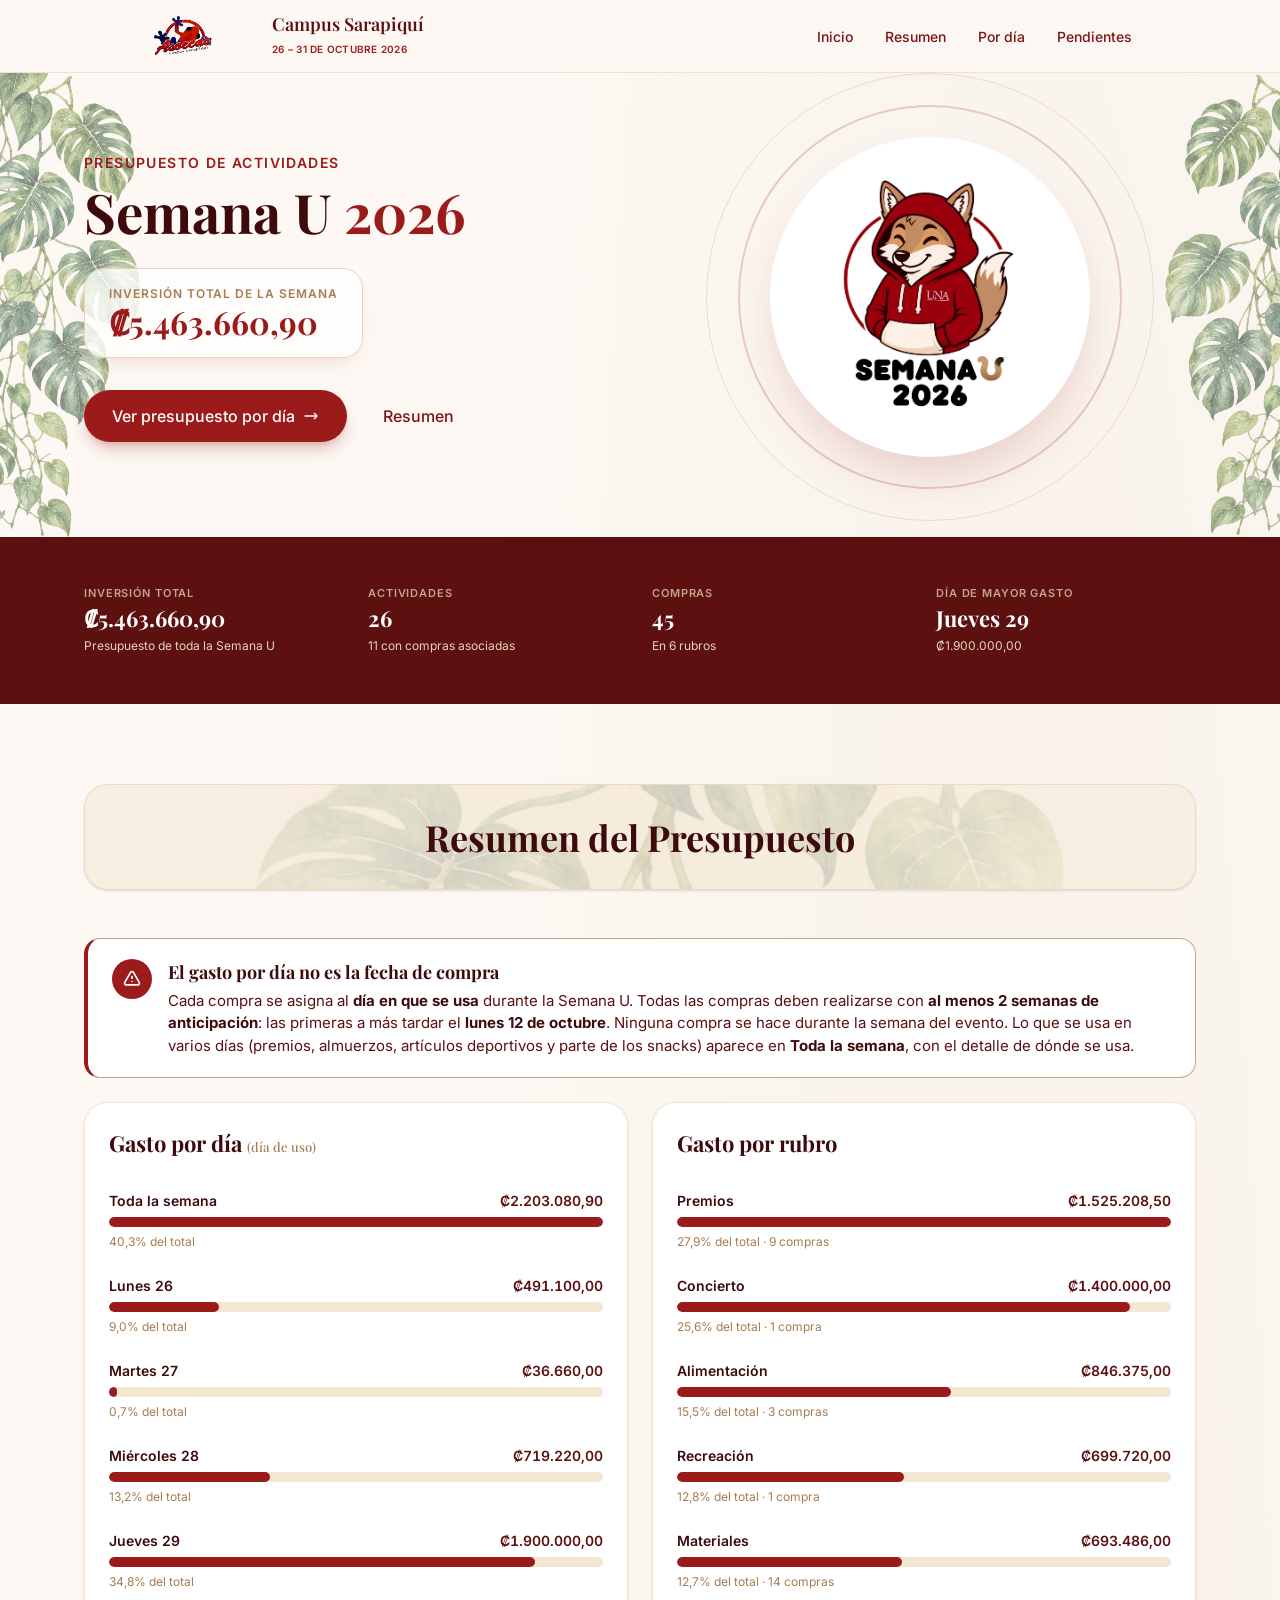
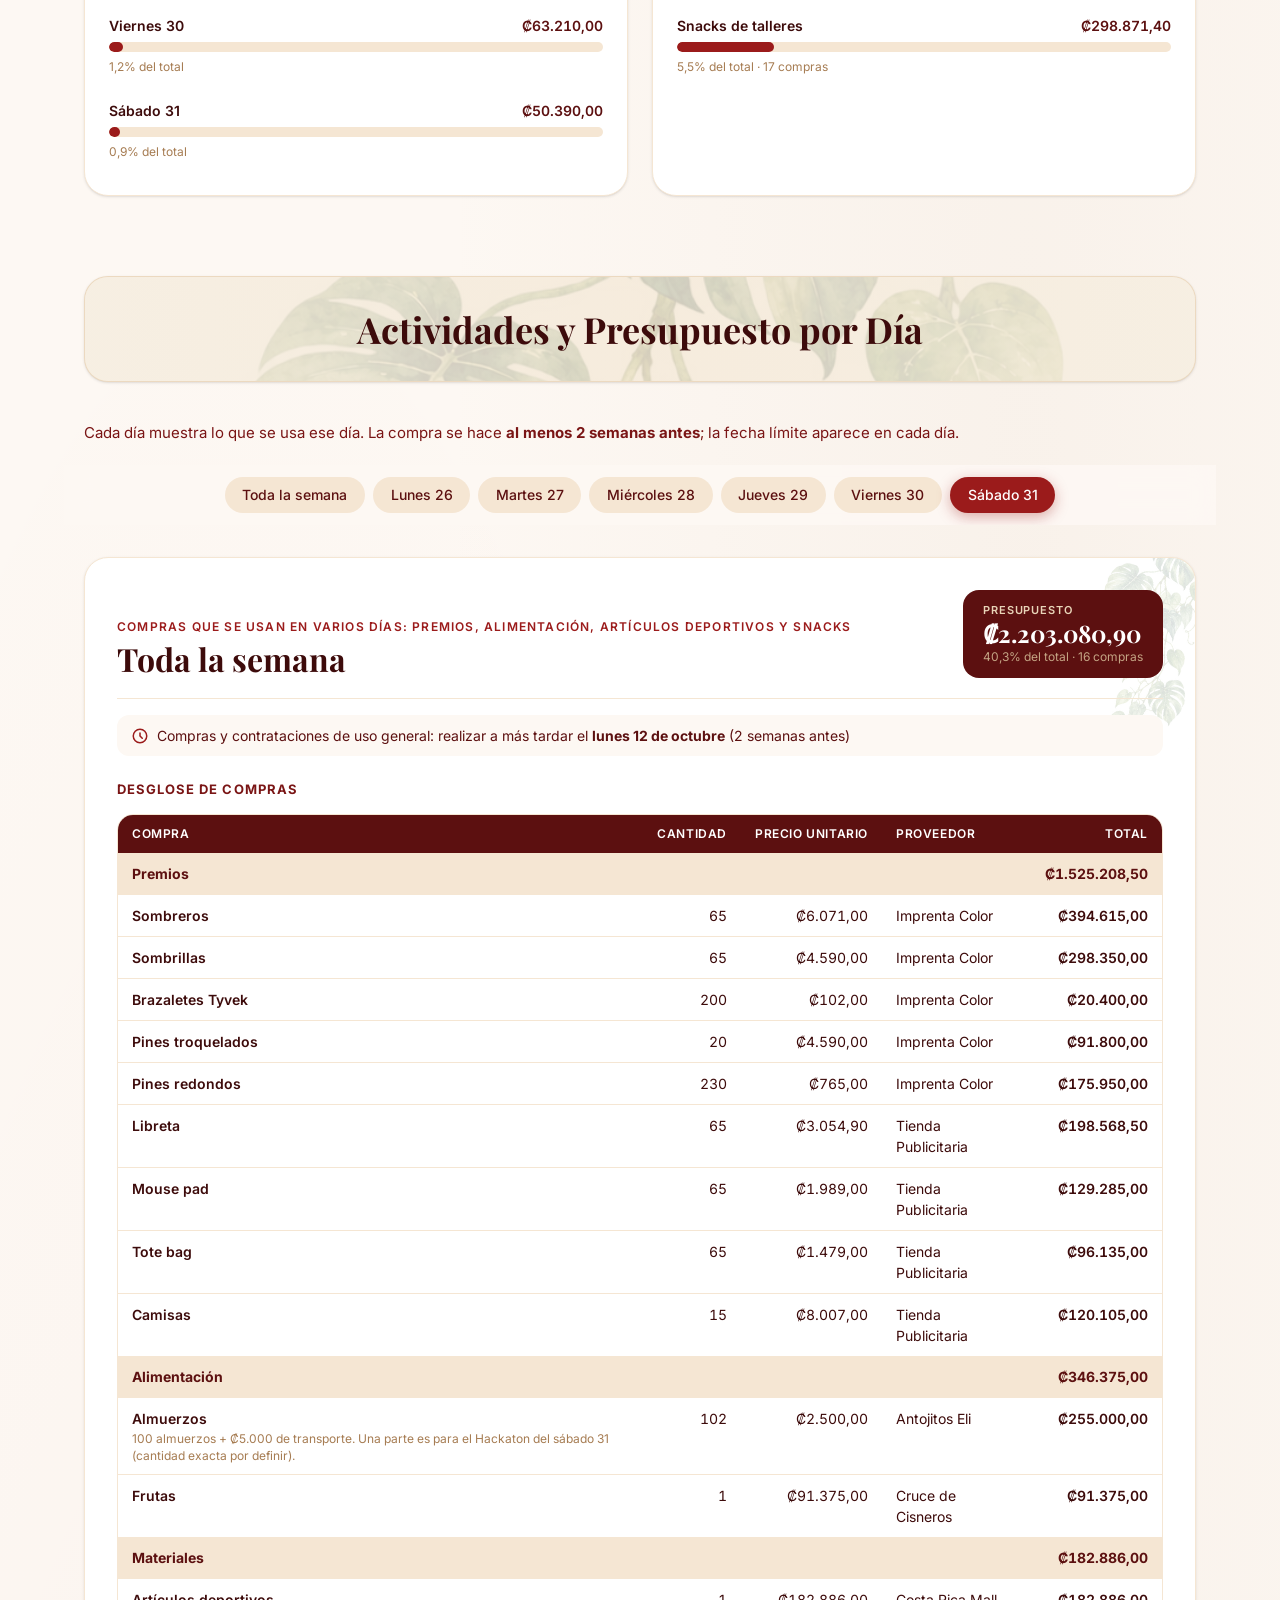
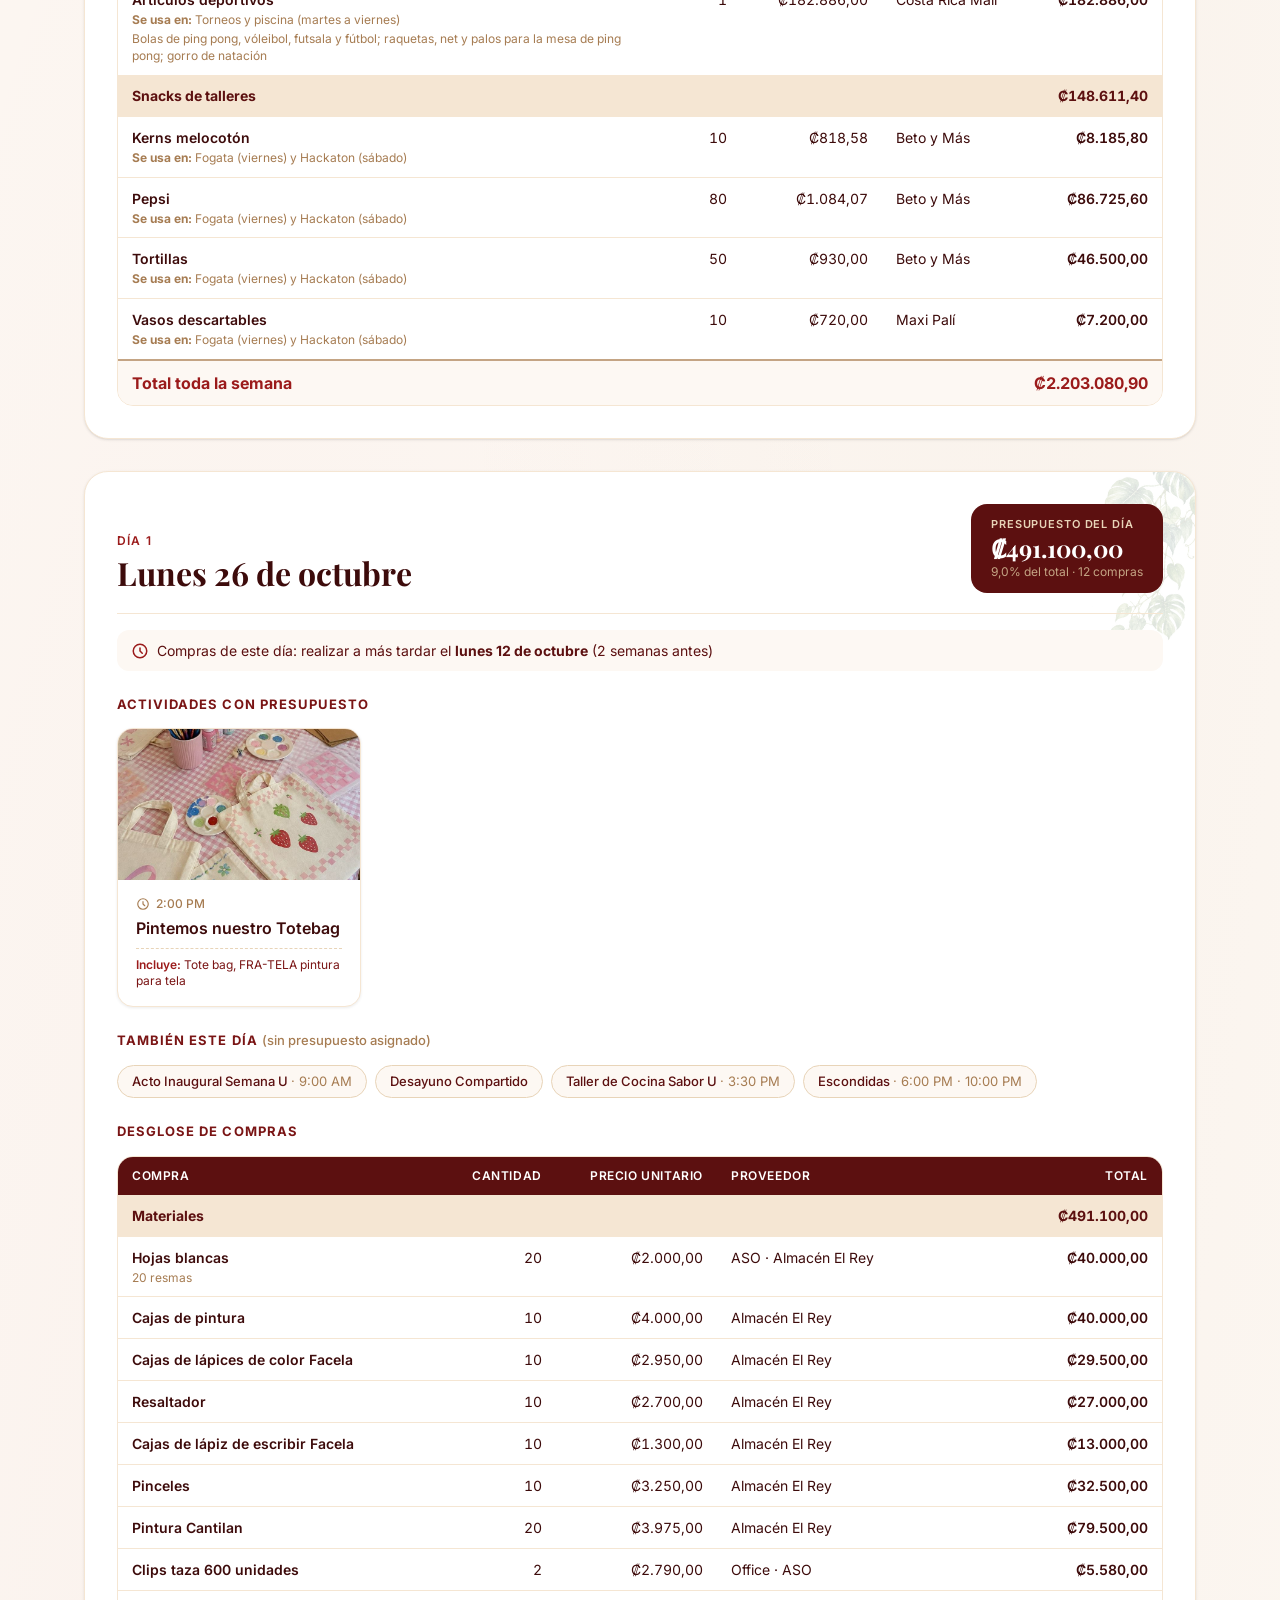
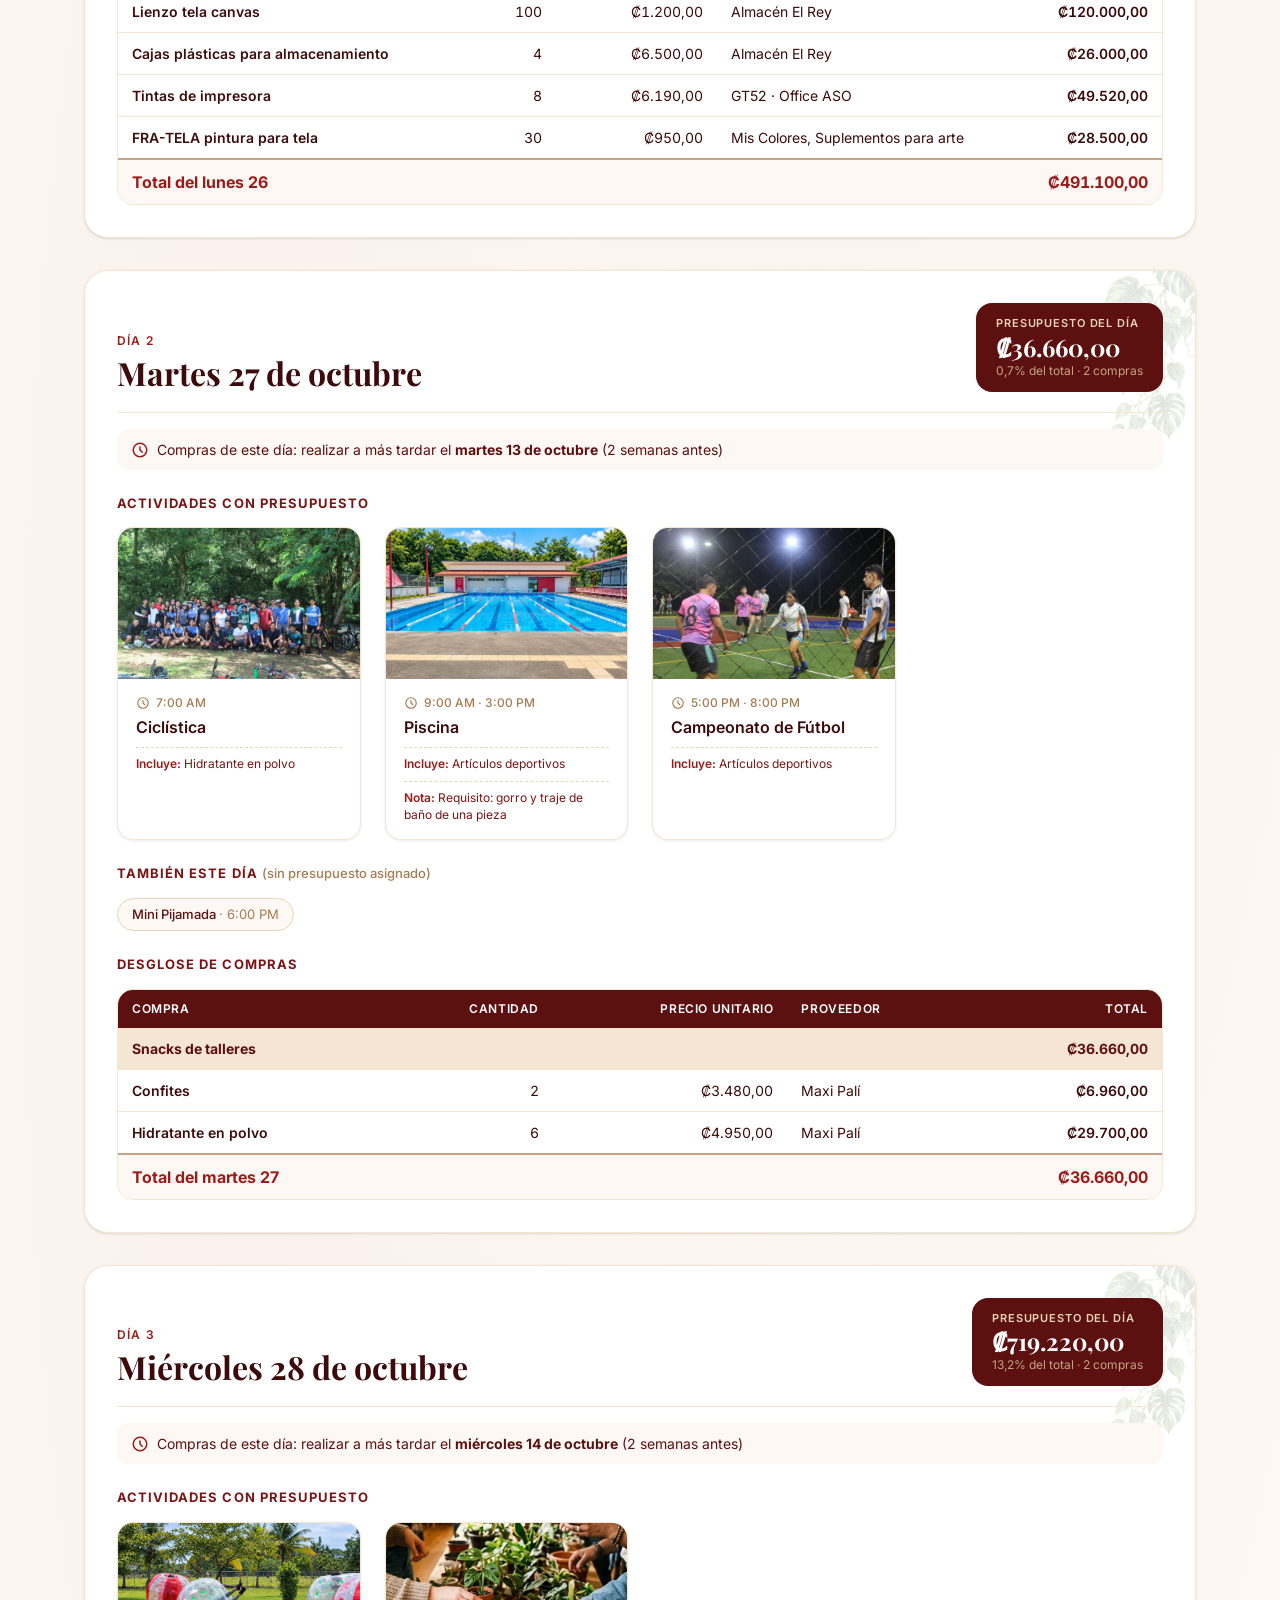
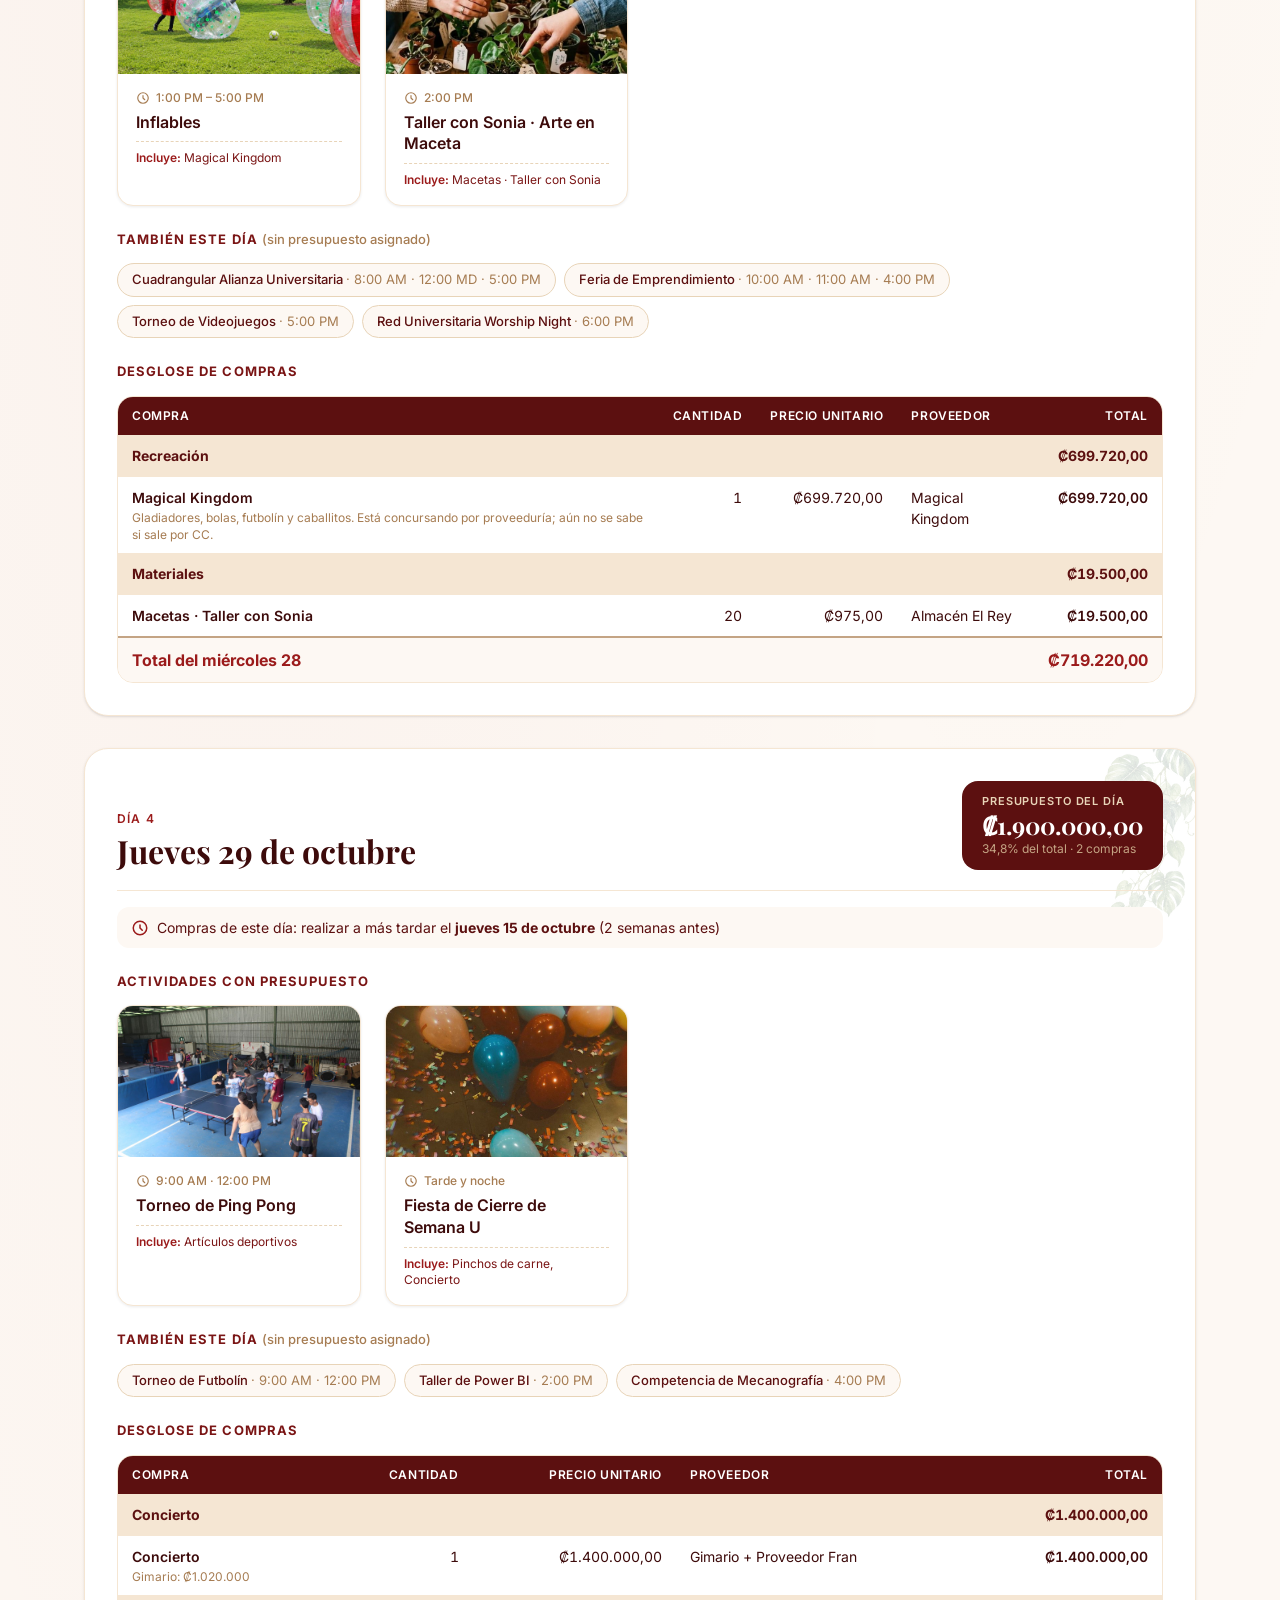
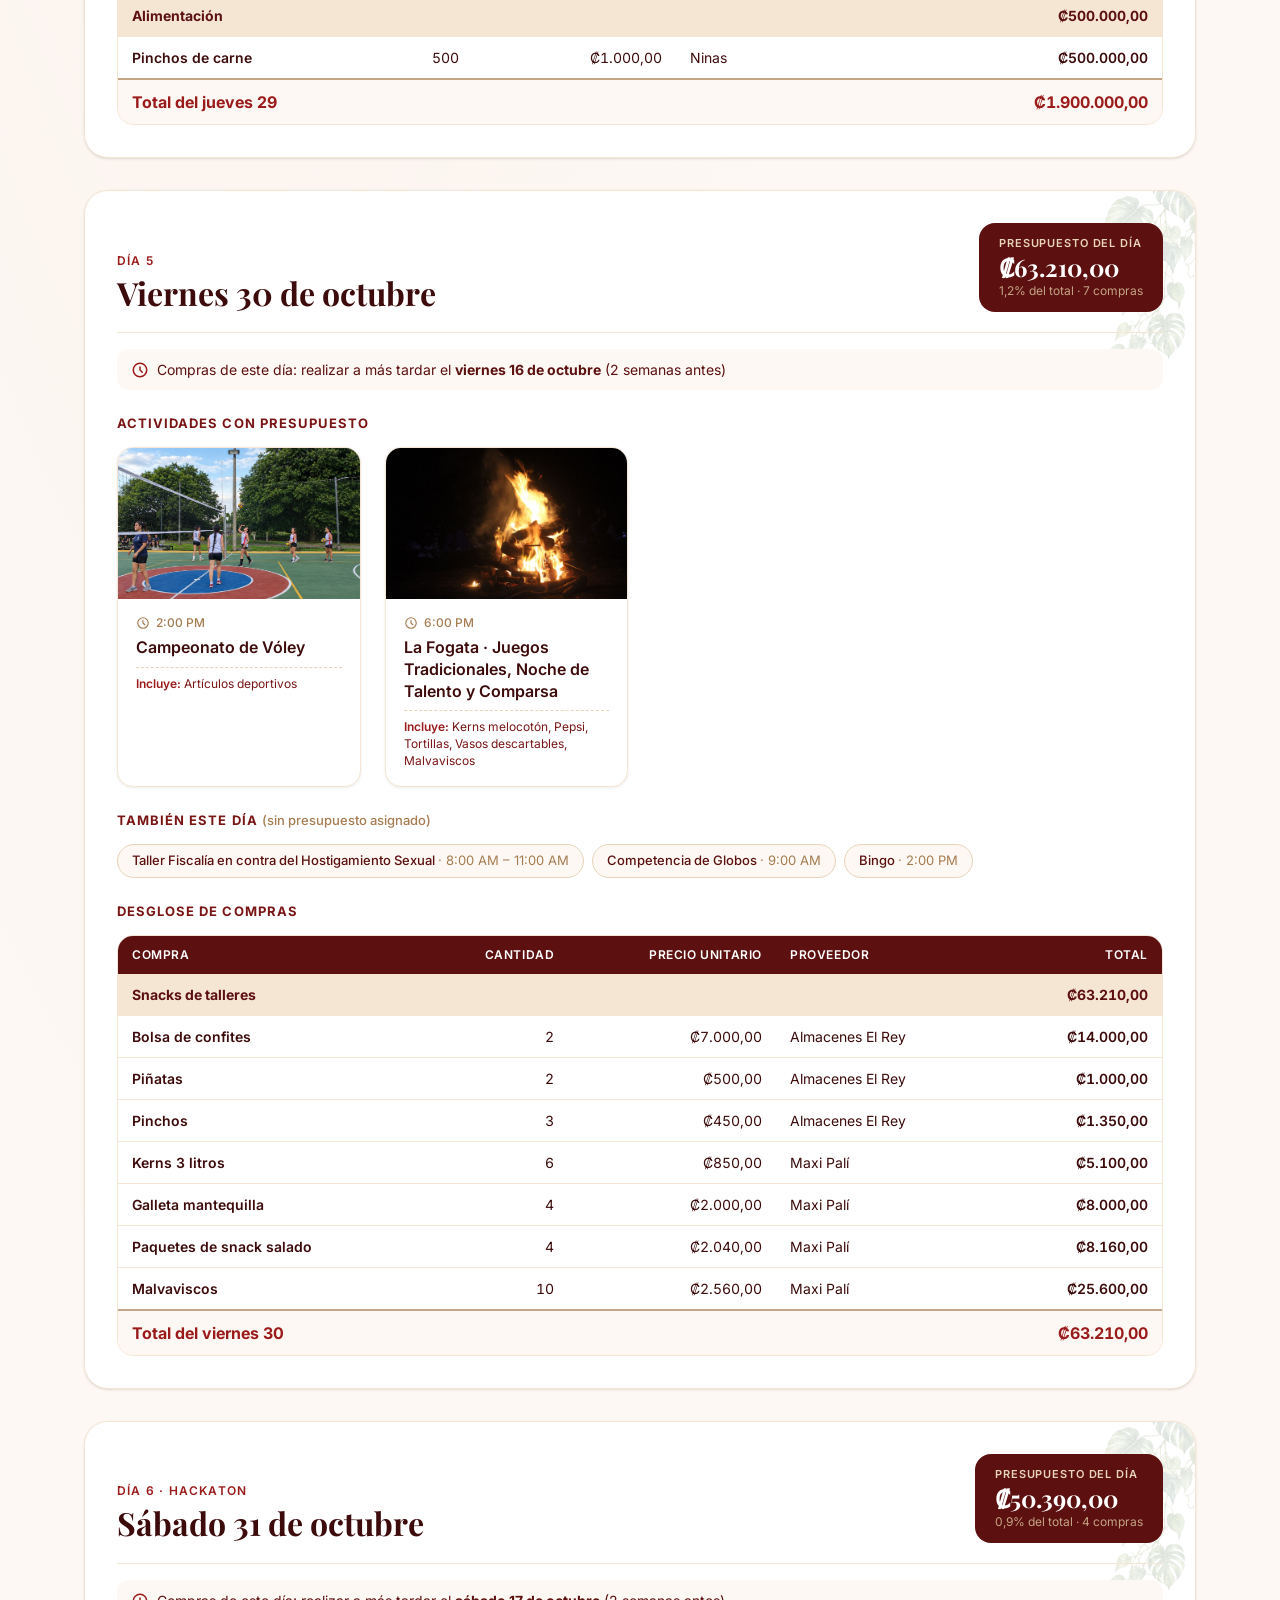
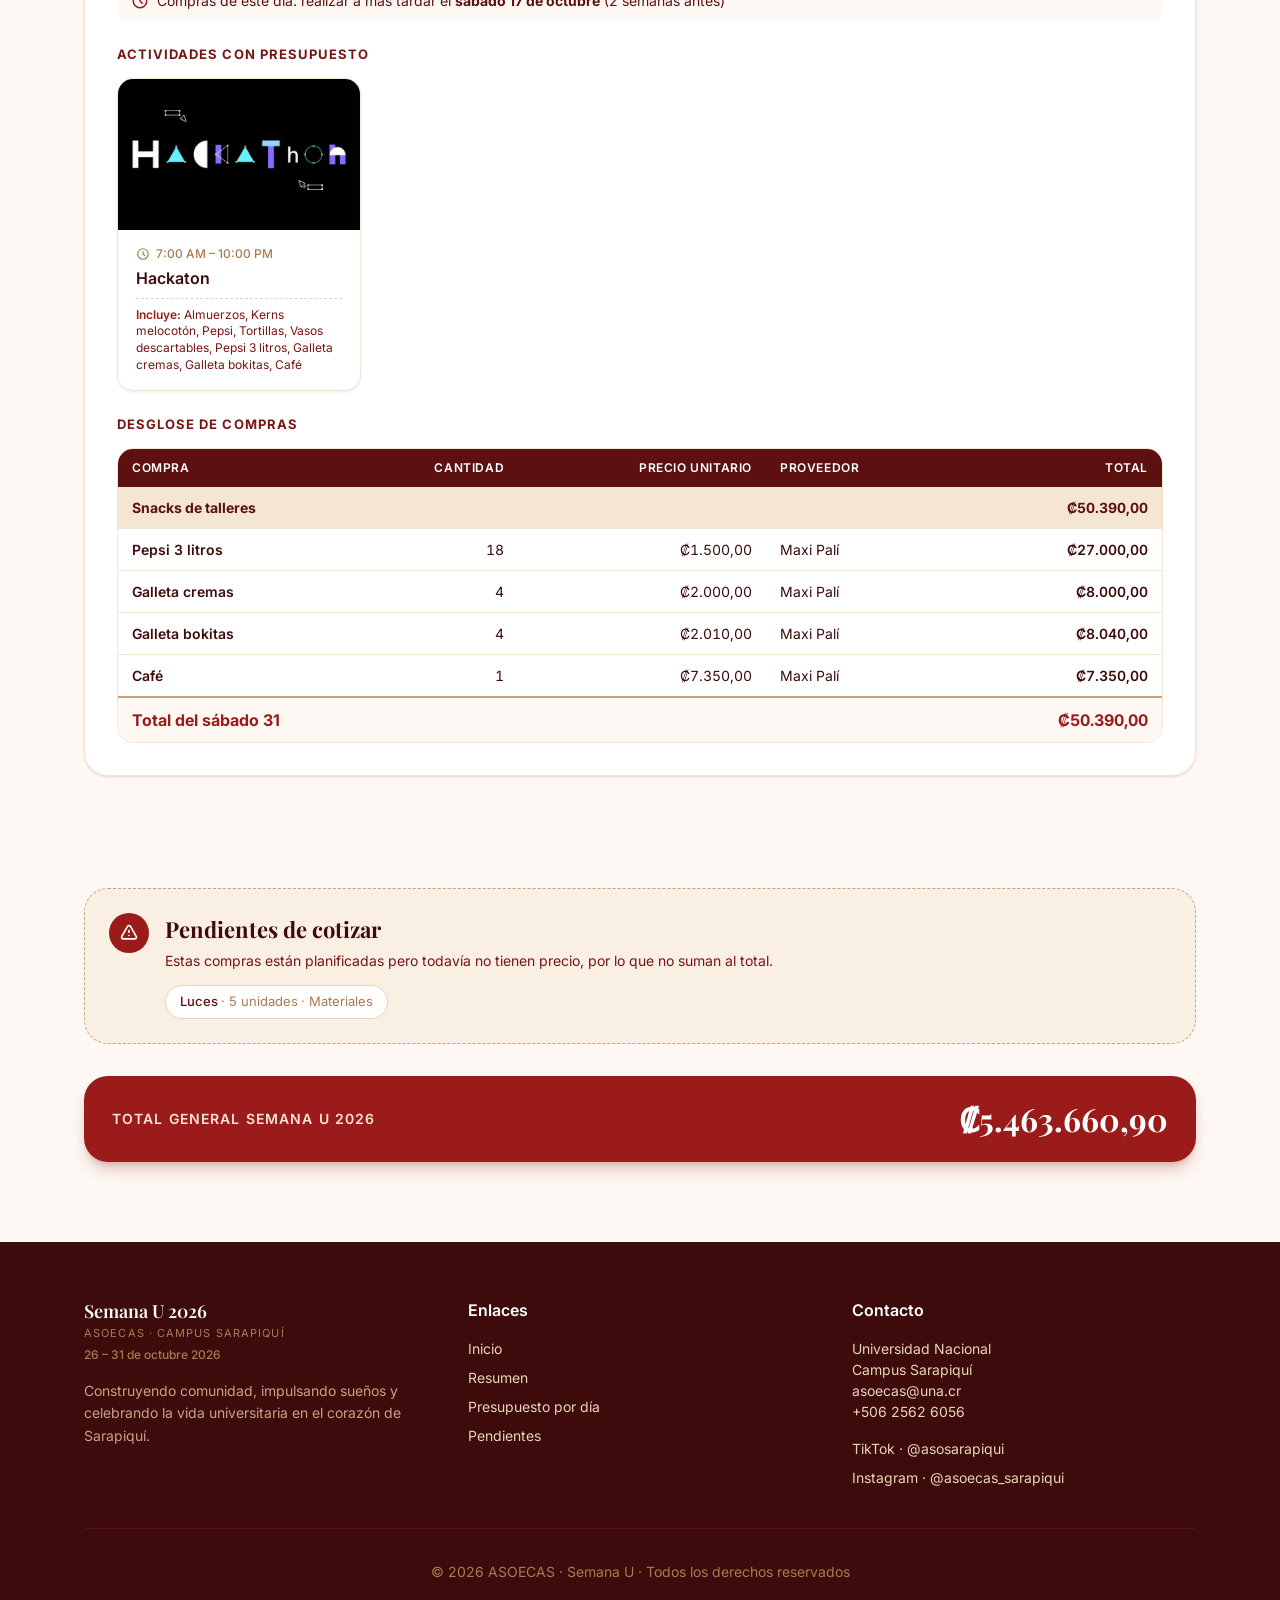
<file: index.html>
<!DOCTYPE html>
<html lang="es">
<head>
  <meta charset="UTF-8" />
  <meta name="viewport" content="width=device-width, initial-scale=1.0" />
  <title>Presupuesto Semana U 2026 · ASOECAS · Campus Sarapiquí</title>
  <meta name="description" content="Presupuesto por día de las actividades de Semana U 2026 (26 al 31 de octubre en el Campus Sarapiquí)." />
  <meta name="theme-color" content="#FDF8F3" />
  <meta name="color-scheme" content="light" />
  <link rel="icon" href="img/saru.png" />
  <link rel="apple-touch-icon" href="img/saru.png" />

  <link rel="preconnect" href="https://fonts.googleapis.com" />
  <link rel="preconnect" href="https://fonts.gstatic.com" crossorigin />
  <link href="https://fonts.googleapis.com/css2?family=Inter:wght@300;400;500;600;700&family=Playfair+Display:wght@500;600;700&display=swap" rel="stylesheet" />

  <link rel="stylesheet" href="css/styles.css" />
</head>
<body>

  <!-- Íconos (Heroicons outline). Se usan con <svg><use href="#i-nombre"/></svg> -->
  <svg xmlns="http://www.w3.org/2000/svg" style="display:none">
    <symbol id="i-clock" viewBox="0 0 24 24"><path stroke-linecap="round" stroke-linejoin="round" d="M12 8v4l3 3m6-3a9 9 0 11-18 0 9 9 0 0118 0z"/></symbol>
    <symbol id="i-arrow" viewBox="0 0 24 24"><path stroke-linecap="round" stroke-linejoin="round" d="M17 8l4 4m0 0l-4 4m4-4H3"/></symbol>
    <symbol id="i-menu" viewBox="0 0 24 24"><path stroke-linecap="round" stroke-linejoin="round" d="M4 6h16M4 12h16M4 18h16"/></symbol>
    <symbol id="i-close" viewBox="0 0 24 24"><path stroke-linecap="round" stroke-linejoin="round" d="M6 18L18 6M6 6l12 12"/></symbol>
    <symbol id="i-alert" viewBox="0 0 24 24"><path stroke-linecap="round" stroke-linejoin="round" d="M12 9v2m0 4h.01m-6.938 4h13.856c1.54 0 2.502-1.667 1.732-3L13.732 4c-.77-1.333-2.694-1.333-3.464 0L3.34 16c-.77 1.333.192 3 1.732 3z"/></symbol>
  </svg>

  <!-- ========== HEADER ========== -->
  <header class="site-header">
    <div class="header-inner">
      <a href="#inicio" class="header-brand">
        <div class="header-logo">
          <img src="img/logo.png" alt="ASOECAS Campus Sarapiquí" />
        </div>
        <div class="header-text">
          <p class="header-title">Campus Sarapiquí</p>
          <span class="header-date">26 – 31 de octubre 2026</span>
        </div>
      </a>

      <nav class="main-nav" aria-label="Principal">
        <a href="#inicio">Inicio</a>
        <a href="#resumen">Resumen</a>
        <a href="#por-dia">Por día</a>
        <a href="#pendientes">Pendientes</a>
      </nav>

      <button type="button" class="menu-toggle" aria-label="Abrir menú" aria-expanded="false" aria-controls="mobile-menu">
        <svg class="icon icon-menu" fill="none" stroke="currentColor" stroke-width="2" aria-hidden="true"><use href="#i-menu"/></svg>
        <svg class="icon icon-close" fill="none" stroke="currentColor" stroke-width="2" aria-hidden="true"><use href="#i-close"/></svg>
      </button>
    </div>

    <div id="mobile-menu" class="mobile-menu" hidden>
      <img src="img/hojas.png" alt="" aria-hidden="true" class="mobile-menu-leaves" />
      <nav aria-label="Menú móvil">
        <a href="#inicio">Inicio</a>
        <a href="#resumen">Resumen</a>
        <a href="#por-dia">Por día</a>
        <a href="#pendientes">Pendientes</a>
      </nav>
    </div>
  </header>

  <main>
    <!-- ========== HERO ========== -->
    <section id="inicio" class="hero">
      <img src="img/hojas.png" alt="" aria-hidden="true" class="hero-leaves hero-leaves-left" />
      <img src="img/hojas.png" alt="" aria-hidden="true" class="hero-leaves hero-leaves-right" />

      <div class="container hero-inner">
        <div class="hero-grid">
          <div class="hero-text fade-in">
            <p class="kicker">Presupuesto de actividades</p>
            <h1 class="hero-title">Semana U <span class="accent">2026</span></h1>
            <div class="hero-total">
              <span class="hero-total-label">Inversión total de la semana</span>
              <strong class="hero-total-value" data-total></strong>
            </div>
            <div class="hero-actions">
              <a href="#por-dia" class="btn btn-primary">
                Ver presupuesto por día
                <svg class="icon" fill="none" stroke="currentColor" stroke-width="2" aria-hidden="true"><use href="#i-arrow"/></svg>
              </a>
              <a href="#resumen" class="btn btn-ghost">Resumen</a>
            </div>
          </div>

          <div class="hero-visual fade-in">
            <div class="hero-logo-wrap">
              <div class="hero-ring hero-ring-1"></div>
              <div class="hero-ring hero-ring-2"></div>
              <div class="hero-logo">
                <img src="img/saru.png" alt="Sarú - Mascota Semana U 2026" />
              </div>
            </div>
          </div>
        </div>
      </div>
    </section>

    <!-- ========== CIFRAS CLAVE (lo llena main.js) ========== -->
    <section class="pillars">
      <div class="container pillars-grid" id="cifras"></div>
    </section>

    <!-- ========== RESUMEN ========== -->
    <section id="resumen" class="summary">
      <div class="container">
        <div class="schedule-heading reveal">
          <img src="img/hojas.png" alt="" aria-hidden="true" class="schedule-heading-leaves" />
          <h2 class="section-title">Resumen del Presupuesto</h2>
        </div>

        <div class="notice reveal">
          <div class="pending-icon"><svg class="icon" fill="none" stroke="currentColor" stroke-width="2" aria-hidden="true"><use href="#i-alert"/></svg></div>
          <div>
            <h3 class="notice-title">El gasto por día no es la fecha de compra</h3>
            <p>
              Cada compra se asigna al <strong>día en que se usa</strong> durante la Semana U. Todas las compras
              deben realizarse con <strong>al menos <span data-semanas></span> de anticipación</strong>: las primeras
              a más tardar el <strong data-limite></strong>. Ninguna compra se hace durante la semana del evento.
              Lo que se usa en varios días (premios, almuerzos, artículos deportivos y parte de los snacks) aparece en
              <strong>Toda la semana</strong>, con el detalle de dónde se usa.
            </p>
          </div>
        </div>

        <div class="summary-grid">
          <div class="summary-card reveal delay-1">
            <h3 class="summary-title">Gasto por día <span class="summary-sub">(día de uso)</span></h3>
            <ul class="bar-list" id="bars-dias"></ul>
          </div>
          <div class="summary-card reveal delay-2">
            <h3 class="summary-title">Gasto por rubro</h3>
            <ul class="bar-list" id="bars-rubros"></ul>
          </div>
        </div>
      </div>
    </section>

    <!-- ========== PRESUPUESTO POR DÍA (lo llena main.js) ========== -->
    <section id="por-dia" class="schedule">
      <div class="container">
        <div class="schedule-heading reveal">
          <img src="img/hojas.png" alt="" aria-hidden="true" class="schedule-heading-leaves" />
          <h2 class="section-title">Actividades y Presupuesto por Día</h2>
        </div>

        <p class="section-lead reveal">
          Cada día muestra lo que se usa ese día. La compra se hace <strong>al menos <span data-semanas></span> antes</strong>;
          la fecha límite aparece en cada día.
        </p>

        <nav class="day-filter" id="day-nav" aria-label="Ir a un día"></nav>

        <div id="dias"></div>
      </div>
    </section>

    <!-- ========== PENDIENTES ========== -->
    <section id="pendientes" class="pending">
      <div class="container">
        <div class="pending-card reveal">
          <div class="pending-icon"><svg class="icon" fill="none" stroke="currentColor" stroke-width="2" aria-hidden="true"><use href="#i-alert"/></svg></div>
          <div>
            <h2 class="pending-title">Pendientes de cotizar</h2>
            <p class="pending-text">Estas compras están planificadas pero todavía no tienen precio, por lo que no suman al total.</p>
            <ul class="chip-list" id="pendientes-lista"></ul>
          </div>
        </div>

        <div class="grand-total reveal">
          <span>Total general Semana U 2026</span>
          <strong data-total></strong>
        </div>
      </div>
    </section>
  </main>

  <!-- ========== FOOTER ========== -->
  <footer class="site-footer">
    <div class="container footer-inner">
      <div class="footer-columns">
        <div class="footer-identity">
          <div class="footer-brand">
            <p class="footer-brand-title">Semana U 2026</p>
            <p class="footer-brand-sub">ASOECAS · Campus Sarapiquí</p>
            <p class="footer-brand-date">26 – 31 de octubre 2026</p>
          </div>
          <p>Construyendo comunidad, impulsando sueños y celebrando la vida universitaria en el corazón de Sarapiquí.</p>
        </div>

        <div class="footer-col">
          <h4>Enlaces</h4>
          <ul>
            <li><a href="#inicio">Inicio</a></li>
            <li><a href="#resumen">Resumen</a></li>
            <li><a href="#por-dia">Presupuesto por día</a></li>
            <li><a href="#pendientes">Pendientes</a></li>
          </ul>
        </div>

        <div class="footer-col">
          <h4>Contacto</h4>
          <address>
            Universidad Nacional<br />
            Campus Sarapiquí<br />
            <a href="mailto:asoecas@una.cr">asoecas@una.cr</a><br />
            <a href="tel:+50625626056">+506 2562 6056</a>
          </address>
          <div class="footer-social">
            <a href="https://www.tiktok.com/@asosarapiqui?_r=1&amp;_t=ZS-9A0gHrRqOSz" target="_blank" rel="noreferrer">TikTok · @asosarapiqui</a>
            <a href="https://www.instagram.com/asoecas_sarapiqui?stkn=MWw1NWtla3RvM3k2Nw==" target="_blank" rel="noreferrer">Instagram · @asoecas_sarapiqui</a>
          </div>
        </div>
      </div>

      <div class="footer-bottom">
        <p>© 2026 ASOECAS · Semana U · Todos los derechos reservados</p>
      </div>
    </div>
  </footer>

  <script src="js/presupuesto.js"></script>
  <script src="js/main.js"></script>
</body>
</html>
</file>
<file: css/styles.css>
/* =========================================================
   Semana U 2026 · ASOECAS · Campus Sarapiquí
   Estilos del sitio (CSS puro, sin frameworks)
   ========================================================= */

/* ---------- Variables (paleta Sarú) ---------- */
:root {
  --saru-50: #fdf8f3;
  --saru-100: #f5e6d3;
  --saru-200: #e8d4b8;
  --saru-300: #c4a484;
  --saru-400: #a67c52;
  --saru-500: #9b1b1b;
  --saru-600: #7a1515;
  --saru-700: #5c1010;
  --saru-800: #3d0b0b;
  --saru-900: #1f0505;
  --white: #fff;

  --font-sans: 'Inter', system-ui, sans-serif;
  --font-display: 'Playfair Display', Georgia, serif;

  --container: 72rem;
  --gutter: 1.25rem;
}

/* ---------- Reset básico ---------- */
*, *::before, *::after { box-sizing: border-box; margin: 0; padding: 0; border: 0 solid; }
img, svg { display: block; max-width: 100%; }
a { color: inherit; text-decoration: none; }
button { font: inherit; color: inherit; background: none; cursor: pointer; }
ul { list-style: none; }
h1, h2, h3, h4 { font-size: inherit; font-weight: inherit; }

html {
  scroll-behavior: smooth;
  scroll-padding-top: 9rem;
  line-height: 1.5;
}

body {
  font-family: var(--font-sans);
  color: var(--saru-800);
  background-color: var(--saru-50);
  /* Textura de papel sutil */
  background-image:
    radial-gradient(ellipse at 20% 50%, rgba(155, 27, 27, 0.03) 0%, transparent 50%),
    radial-gradient(ellipse at 80% 20%, rgba(196, 164, 132, 0.08) 0%, transparent 40%);
  -webkit-font-smoothing: antialiased;
  -moz-osx-font-smoothing: grayscale;
}

.container { max-width: var(--container); margin-inline: auto; padding-inline: var(--gutter); }
.accent { color: var(--saru-500); }
.icon { width: 1rem; height: 1rem; flex-shrink: 0; }

/* ---------- Animaciones ---------- */
@keyframes fadeInUp {
  from { opacity: 0; transform: translateY(20px); }
  to { opacity: 1; transform: translateY(0); }
}
.fade-in { animation: fadeInUp 0.6s ease both; }

/* Revelado al hacer scroll (lo activa main.js) */
.reveal { opacity: 0; }
.reveal.is-visible {
  animation-name: fadeInUp;
  animation-duration: 0.6s;
  animation-timing-function: ease;
  animation-fill-mode: both;
}
.delay-1 { animation-delay: 0.1s; }
.delay-2 { animation-delay: 0.2s; }
.delay-3 { animation-delay: 0.3s; }
.delay-4 { animation-delay: 0.4s; }

/* ---------- Botones ---------- */
.btn {
  display: inline-flex;
  align-items: center;
  gap: 0.5rem;
  border-radius: 9999px;
  font-weight: 500;
  transition: background-color 0.15s, color 0.15s;
}
.btn-primary {
  background: var(--saru-500);
  color: var(--white);
  padding: 0.875rem 1.75rem;
  box-shadow: 0 10px 15px -3px rgba(155, 27, 27, 0.25), 0 4px 6px -4px rgba(155, 27, 27, 0.25);
}
.btn-primary:hover { background: var(--saru-600); }
.btn-ghost { color: var(--saru-600); padding: 0.875rem 1.25rem; }
.btn-ghost:hover { background: var(--saru-100); }

/* =========================================================
   HEADER
   ========================================================= */
.site-header {
  position: sticky;
  top: 0;
  z-index: 50;
  border-bottom: 1px solid rgba(232, 212, 184, 0.6);
  background: rgba(253, 248, 243, 0.9);
  -webkit-backdrop-filter: blur(12px);
  backdrop-filter: blur(12px);
}
.header-inner {
  max-width: 64rem;
  margin-inline: auto;
  display: flex;
  align-items: center;
  justify-content: space-between;
  padding: 0.75rem var(--gutter);
}
.header-brand { display: flex; align-items: center; gap: 0.75rem; }
.header-logo { position: relative; width: 7rem; height: 3rem; flex-shrink: 0; overflow: hidden; }
.header-logo img { width: 100%; height: 100%; object-fit: contain; object-position: left; }
.header-title {
  font-family: var(--font-display);
  font-size: 1.125rem;
  font-weight: 600;
  line-height: 1.25;
  color: var(--saru-700);
}
.header-date {
  font-size: 10px;
  font-weight: 600;
  text-transform: uppercase;
  letter-spacing: 0.025em;
  color: var(--saru-500);
}

.main-nav { display: none; align-items: center; gap: 2rem; font-size: 0.875rem; font-weight: 500; color: var(--saru-600); }
.main-nav a { transition: color 0.15s; }
.main-nav a:hover { color: var(--saru-500); }

.menu-toggle { padding: 0.5rem; color: var(--saru-600); }
.menu-toggle .icon { width: 1.5rem; height: 1.5rem; }
.menu-toggle .icon-close { display: none; }
.menu-toggle[aria-expanded='true'] .icon-menu { display: none; }
.menu-toggle[aria-expanded='true'] .icon-close { display: block; }

.mobile-menu {
  position: relative;
  overflow: hidden;
  border-top: 1px solid var(--saru-200);
  background: var(--saru-50);
}
.mobile-menu[hidden] { display: none; }
.mobile-menu nav {
  position: relative;
  z-index: 10;
  display: flex;
  flex-direction: column;
  gap: 0.75rem;
  padding: 1rem var(--gutter);
  font-size: 0.875rem;
  font-weight: 500;
  color: var(--saru-600);
}
.mobile-menu a { padding-block: 0.5rem; }
.mobile-menu-leaves {
  position: absolute;
  right: -42px;
  top: -72px;
  width: 150px;
  height: 250px;
  object-fit: contain;
  opacity: 0.2;
  transform: rotate(10deg);
  pointer-events: none;
}

/* =========================================================
   HERO
   ========================================================= */
.hero { position: relative; overflow: hidden; isolation: isolate; }
.hero-leaves {
  position: absolute;
  z-index: 0;
  top: 0;
  bottom: 0;
  width: 315px;
  height: 100%;
  object-fit: contain;
  object-position: center;
  opacity: 0.5;
  filter: saturate(0.95);
  pointer-events: none;
}
.hero-leaves-left { left: -125px; transform: scaleX(-1) rotate(-3deg); transform-origin: center bottom; }
.hero-leaves-right { right: -125px; transform: rotate(3deg); transform-origin: center bottom; }

.hero-inner { position: relative; z-index: 10; padding-top: 2.5rem; padding-bottom: 3.5rem; }
.hero-grid { display: grid; align-items: center; gap: 3rem; }
.hero-text { text-align: center; }
.hero-title {
  margin-bottom: 1.5rem;
  font-family: var(--font-display);
  font-size: 2.25rem;
  font-weight: 700;
  line-height: 1.15;
  color: var(--saru-800);
}
.hero-actions { display: flex; flex-wrap: wrap; justify-content: center; gap: 1rem; }
.hero-text .kicker { margin-bottom: 0.5rem; }
.hero-total {
  display: inline-flex;
  flex-direction: column;
  margin-bottom: 2rem;
  padding: 1rem 1.5rem;
  border: 1px solid var(--saru-200);
  border-radius: 1.25rem;
  background: rgba(255, 255, 255, 0.75);
  box-shadow: 0 10px 25px -12px rgba(155, 27, 27, 0.2);
}
.hero-total-label {
  font-size: 0.75rem;
  font-weight: 600;
  text-transform: uppercase;
  letter-spacing: 0.08em;
  color: var(--saru-400);
}
.hero-total-value {
  font-family: var(--font-display);
  font-size: 2rem;
  font-weight: 700;
  line-height: 1.2;
  color: var(--saru-500);
  font-variant-numeric: tabular-nums;
}

.hero-visual { position: relative; display: flex; justify-content: center; animation-delay: 0.2s; }
.hero-logo-wrap { position: relative; }
.hero-ring { position: absolute; inset: 0; border-radius: 9999px; }
.hero-ring-1 { margin: -2rem; border: 2px solid rgba(155, 27, 27, 0.2); }
.hero-ring-2 { margin: -4rem; border: 1px solid rgba(196, 164, 132, 0.3); }
.hero-logo {
  position: relative;
  width: 16rem;
  height: 16rem;
  overflow: hidden;
  border-radius: 9999px;
  border: 4px solid var(--white);
  background: var(--white);
  box-shadow: 0 25px 50px -12px rgba(155, 27, 27, 0.2);
}
.hero-logo img { width: 100%; height: 100%; object-fit: contain; }

/* =========================================================
   PILARES
   ========================================================= */
.pillars { background: var(--saru-700); color: var(--saru-50); }
.pillars-grid { display: grid; grid-template-columns: repeat(2, 1fr); gap: 2rem; padding-block: 3rem; }
.pillar { text-align: center; }
.pillar-icon {
  display: flex;
  align-items: center;
  justify-content: center;
  width: 2.5rem;
  height: 2.5rem;
  margin: 0 auto 0.75rem;
  border-radius: 9999px;
  background: rgba(155, 27, 27, 0.3);
}
.pillar-icon .icon { width: 1.25rem; height: 1.25rem; }
.pillar h3 { margin-bottom: 0.25rem; font-size: 0.875rem; line-height: 1.25rem; font-weight: 600; }
.pillar p { font-size: 0.75rem; line-height: 1.625; color: var(--saru-200); }
.stat .stat-label {
  font-size: 0.6875rem;
  font-weight: 600;
  text-transform: uppercase;
  letter-spacing: 0.08em;
  color: var(--saru-300);
}
.stat .stat-value {
  margin-block: 0.125rem 0.25rem;
  font-family: var(--font-display);
  font-size: 1.375rem;
  font-weight: 700;
  line-height: 1.25;
  color: var(--white);
  font-variant-numeric: tabular-nums;
}

/* =========================================================
   ENCABEZADOS DE SECCIÓN
   ========================================================= */
.schedule { padding-block: 5rem; }

.schedule-heading {
  position: relative;
  display: flex;
  align-items: center;
  justify-content: center;
  overflow: hidden;
  margin-bottom: 3rem;
  padding: 2rem var(--gutter);
  border: 1px solid rgba(232, 212, 184, 0.7);
  border-radius: 1.5rem;
  background: var(--saru-100);
  text-align: center;
  box-shadow: 0 1px 3px 0 rgba(0, 0, 0, 0.1), 0 1px 2px -1px rgba(0, 0, 0, 0.1);
}
.schedule-heading::after {
  content: '';
  position: absolute;
  inset: 0;
  background: linear-gradient(90deg, rgba(247, 242, 232, 0.72), rgba(247, 242, 232, 0.48), rgba(247, 242, 232, 0.72));
  pointer-events: none;
}
.schedule-heading-leaves {
  position: absolute;
  inset: 0;
  width: 100%;
  height: 100%;
  object-fit: cover;
  object-position: center 38%;
  opacity: 0.32;
  mix-blend-mode: multiply;
  pointer-events: none;
}
.schedule-heading h2 { position: relative; z-index: 10; }

.section-title {
  font-family: var(--font-display);
  font-size: 1.875rem;
  line-height: 2.25rem;
  font-weight: 700;
  color: var(--saru-800);
}

.kicker {
  margin-bottom: 0.75rem;
  font-size: 0.875rem;
  font-weight: 600;
  text-transform: uppercase;
  letter-spacing: 0.1em;
  color: var(--saru-500);
}

/* =========================================================
   RESUMEN
   ========================================================= */
.summary { padding-top: 5rem; }
.summary-grid { display: grid; gap: 1.5rem; }
.summary-card {
  padding: 1.5rem;
  border: 1px solid var(--saru-100);
  border-radius: 1.5rem;
  background: var(--white);
  box-shadow: 0 1px 3px 0 rgba(0, 0, 0, 0.1), 0 1px 2px -1px rgba(0, 0, 0, 0.1);
}
.summary-title {
  margin-bottom: 1.25rem;
  font-family: var(--font-display);
  font-size: 1.375rem;
  font-weight: 700;
  color: var(--saru-800);
}

.bar-list { display: flex; flex-direction: column; gap: 0.25rem; }
.bar-row {
  display: flex;
  flex-direction: column;
  gap: 0.375rem;
  padding: 0.625rem 0.75rem;
  margin-inline: -0.75rem;
  border-radius: 0.75rem;
  transition: background-color 0.15s;
}
.bar-row:hover { background: var(--saru-50); }
a.bar-row:focus-visible { outline: 2px solid var(--saru-500); outline-offset: 2px; }
.bar-head { display: flex; justify-content: space-between; gap: 1rem; font-size: 0.875rem; }
.bar-name { font-weight: 600; color: var(--saru-800); }
.bar-value { font-weight: 600; color: var(--saru-700); font-variant-numeric: tabular-nums; white-space: nowrap; }
.bar-track { display: block; height: 0.625rem; border-radius: 9999px; background: var(--saru-100); overflow: hidden; }
.bar-fill { display: block; height: 100%; min-width: 4px; border-radius: 9999px; background: var(--saru-500); }
.bar-pct { font-size: 0.75rem; color: var(--saru-400); }

/* =========================================================
   PRESUPUESTO POR DÍA
   ========================================================= */
/* Navegación de días (fija bajo el encabezado) */
.day-filter {
  position: sticky;
  top: 4.75rem;
  z-index: 20;
  display: flex;
  gap: 0.5rem;
  margin: 0 calc(var(--gutter) * -1) 2rem;
  padding: 0.75rem var(--gutter);
  overflow-x: auto;
  scrollbar-width: none;
  background: rgba(253, 248, 243, 0.92);
  -webkit-backdrop-filter: blur(12px);
  backdrop-filter: blur(12px);
}
.day-filter::-webkit-scrollbar { display: none; }
.day-btn {
  flex-shrink: 0;
  border-radius: 9999px;
  background: var(--saru-100);
  padding: 0.5rem 1.1rem;
  font-size: 0.875rem;
  line-height: 1.25rem;
  font-weight: 500;
  white-space: nowrap;
  color: var(--saru-700);
  transition: all 0.25s ease;
}
.day-btn:hover { background: var(--saru-200); }
.day-btn[aria-current='true'] {
  background: var(--saru-500);
  color: var(--white);
  box-shadow: 0 4px 14px rgba(155, 27, 27, 0.35);
}

.day-panel {
  position: relative;
  overflow: hidden;
  margin-bottom: 2rem;
  padding: 1.5rem 1.25rem;
  border: 1px solid var(--saru-100);
  border-radius: 1.5rem;
  background: var(--white);
  box-shadow: 0 1px 3px 0 rgba(0, 0, 0, 0.1), 0 1px 2px -1px rgba(0, 0, 0, 0.1);
}
.day-leaves {
  position: absolute;
  right: -60px;
  top: -80px;
  width: 200px;
  height: 260px;
  object-fit: contain;
  opacity: 0.14;
  transform: rotate(12deg);
  pointer-events: none;
}
.day-panel > *:not(.day-leaves) { position: relative; }

.day-head {
  display: flex;
  flex-wrap: wrap;
  align-items: flex-end;
  justify-content: space-between;
  gap: 1rem;
  margin-bottom: 1.5rem;
  padding-bottom: 1.25rem;
  border-bottom: 1px solid var(--saru-100);
}
.day-head .kicker { margin-bottom: 0.25rem; font-size: 0.75rem; }
.day-title {
  font-family: var(--font-display);
  font-size: 1.625rem;
  font-weight: 700;
  line-height: 1.2;
  color: var(--saru-800);
}
.day-total {
  display: flex;
  flex-direction: column;
  padding: 0.75rem 1.25rem;
  border-radius: 1rem;
  background: var(--saru-700);
  color: var(--saru-200);
}
.day-total span { font-size: 0.6875rem; font-weight: 600; text-transform: uppercase; letter-spacing: 0.08em; }
.day-total strong {
  font-family: var(--font-display);
  font-size: 1.5rem;
  line-height: 1.25;
  color: var(--white);
  font-variant-numeric: tabular-nums;
}
.day-total small { font-size: 0.75rem; color: var(--saru-300); }

.block-label {
  margin: 1.5rem 0 0.875rem;
  font-size: 0.8125rem;
  font-weight: 700;
  text-transform: uppercase;
  letter-spacing: 0.08em;
  color: var(--saru-600);
}
.day-head + .block-label { margin-top: 0; }
.block-label span { font-weight: 500; text-transform: none; letter-spacing: 0; color: var(--saru-400); }

/* Tarjetas de actividades (solo foto, hora, nombre y lo que incluye) */
.activities-grid { display: grid; grid-template-columns: repeat(2, 1fr); gap: 0.75rem; }
.activity-card {
  display: flex;
  flex-direction: column;
  min-width: 0;
  overflow: hidden;
  border: 1px solid var(--saru-100);
  border-radius: 1rem;
  background: var(--white);
  box-shadow: 0 1px 3px 0 rgba(0, 0, 0, 0.08);
  transition: all 0.35s cubic-bezier(0.4, 0, 0.2, 1);
}
.activity-card:hover { transform: translateY(-4px); box-shadow: 0 20px 40px -12px rgba(155, 27, 27, 0.15); }

.activity-media { position: relative; aspect-ratio: 4 / 3; overflow: hidden; }
.media-fill { position: absolute; inset: 0; display: flex; background: var(--saru-100); }
.media-fill img { width: 100%; height: 100%; object-fit: cover; object-position: center; transition: transform 0.5s; }
.activity-card:hover .media-fill img { transform: scale(1.05); }

.activity-body { padding: 0.875rem; }
.activity-time {
  display: flex;
  align-items: center;
  gap: 0.375rem;
  margin-bottom: 0.375rem;
  font-size: 0.75rem;
  line-height: 1rem;
  font-weight: 500;
  color: var(--saru-400);
}
.activity-time .icon { width: 0.875rem; height: 0.875rem; }
.activity-title { font-weight: 600; line-height: 1.35; color: var(--saru-800); }
.activity-covers {
  margin-top: 0.5rem;
  padding-top: 0.5rem;
  border-top: 1px dashed var(--saru-200);
  font-size: 0.75rem;
  line-height: 1.4;
  color: var(--saru-600);
}
.activity-covers span { font-weight: 600; color: var(--saru-500); }

/* Actividades sin presupuesto: solo se mencionan */
.chip-list { display: flex; flex-wrap: wrap; gap: 0.5rem; }
.chip-list li {
  padding: 0.375rem 0.875rem;
  border: 1px solid var(--saru-200);
  border-radius: 9999px;
  background: var(--saru-50);
  font-size: 0.8125rem;
  font-weight: 500;
  color: var(--saru-700);
}
.chip-list li span { font-weight: 400; color: var(--saru-400); }

/* Tabla de desglose */
.table-wrap { overflow-x: auto; border: 1px solid var(--saru-100); border-radius: 1rem; }
.budget-table { width: 100%; border-collapse: collapse; font-size: 0.875rem; }
.budget-table th, .budget-table td { padding: 0.625rem 0.875rem; text-align: left; vertical-align: top; }
.budget-table .num { text-align: right; font-variant-numeric: tabular-nums; white-space: nowrap; }
.budget-table thead th {
  background: var(--saru-700);
  font-size: 0.75rem;
  font-weight: 600;
  text-transform: uppercase;
  letter-spacing: 0.05em;
  color: var(--white);
}
.budget-table tbody tr:not(.cat-row) { border-top: 1px solid var(--saru-100); }
.budget-table tbody tr:not(.cat-row):hover { background: var(--saru-50); }
.cat-row { background: var(--saru-100); }
.cat-row th, .cat-row td { font-weight: 700; color: var(--saru-700); }
.item-name { font-weight: 600; color: var(--saru-800); }
.item-note { display: block; margin-top: 0.125rem; font-size: 0.75rem; line-height: 1.4; color: var(--saru-400); }
.col-total { font-weight: 600; color: var(--saru-800); }
.date-flag {
  margin-left: 0.25rem;
  padding: 0.0625rem 0.375rem;
  border-radius: 9999px;
  background: var(--saru-200);
  font-size: 0.6875rem;
  font-weight: 600;
  color: var(--saru-700);
}
.budget-table tfoot th, .budget-table tfoot td {
  border-top: 2px solid var(--saru-300);
  background: var(--saru-50);
  font-size: 1rem;
  font-weight: 700;
  color: var(--saru-500);
}
.item-qty { display: none; }
.table-note { margin-top: 0.625rem; font-size: 0.75rem; color: var(--saru-400); }

/* Aviso: gasto por día de uso vs. fecha de compra */
.notice {
  display: flex;
  gap: 1rem;
  margin-bottom: 1.5rem;
  padding: 1.25rem 1.5rem;
  border: 1px solid var(--saru-300);
  border-left: 4px solid var(--saru-500);
  border-radius: 1rem;
  background: var(--white);
  font-size: 0.9375rem;
  color: var(--saru-700);
}
.notice-title { margin-bottom: 0.25rem; font-family: var(--font-display); font-size: 1.125rem; font-weight: 700; color: var(--saru-800); }
.notice strong { color: var(--saru-800); }
.summary-sub { font-size: 0.8125rem; font-weight: 500; color: var(--saru-400); }
.section-lead { margin: -0.5rem 0 1.25rem; font-size: 0.9375rem; color: var(--saru-600); }
.buy-by {
  display: flex;
  align-items: flex-start;
  gap: 0.5rem;
  margin: -0.5rem 0 1.5rem;
  padding: 0.625rem 0.875rem;
  border-radius: 0.75rem;
  background: var(--saru-50);
  font-size: 0.875rem;
  color: var(--saru-700);
}
.buy-by .icon { width: 1.125rem; height: 1.125rem; flex-shrink: 0; margin-top: 0.125rem; color: var(--saru-500); }
.buy-by + .block-label { margin-top: 0; }

/* =========================================================
   PENDIENTES Y TOTAL GENERAL
   ========================================================= */
.pending { padding-bottom: 5rem; }
.pending-card {
  display: flex;
  gap: 1rem;
  padding: 1.5rem;
  border: 1px dashed var(--saru-300);
  border-radius: 1.5rem;
  background: rgba(245, 230, 211, 0.5);
}
.pending-icon {
  display: flex;
  align-items: center;
  justify-content: center;
  width: 2.5rem;
  height: 2.5rem;
  flex-shrink: 0;
  border-radius: 9999px;
  background: var(--saru-500);
  color: var(--white);
}
.pending-icon .icon { width: 1.25rem; height: 1.25rem; }
.pending-title { font-family: var(--font-display); font-size: 1.375rem; font-weight: 700; color: var(--saru-800); }
.pending-text { margin: 0.25rem 0 0.875rem; font-size: 0.875rem; color: var(--saru-600); }
.pending .chip-list li { background: var(--white); }

.grand-total {
  display: flex;
  flex-wrap: wrap;
  align-items: center;
  justify-content: space-between;
  gap: 0.5rem 1rem;
  margin-top: 2rem;
  padding: 1.5rem 1.75rem;
  border-radius: 1.5rem;
  background: var(--saru-500);
  color: var(--saru-100);
  box-shadow: 0 10px 15px -3px rgba(155, 27, 27, 0.25), 0 4px 6px -4px rgba(155, 27, 27, 0.25);
}
.grand-total span { font-size: 0.875rem; font-weight: 600; text-transform: uppercase; letter-spacing: 0.08em; }
.grand-total strong {
  font-family: var(--font-display);
  font-size: 2rem;
  line-height: 1.2;
  color: var(--white);
  font-variant-numeric: tabular-nums;
}

/* =========================================================
   FOOTER
   ========================================================= */
.site-footer { background: var(--saru-800); color: var(--saru-200); }
.footer-inner { padding-block: 3.5rem; }
.footer-columns { display: grid; grid-template-columns: repeat(2, 1fr); column-gap: 1.25rem; row-gap: 2rem; }
.footer-columns > div { min-width: 0; }
.footer-identity { grid-column: span 2; text-align: center; }
.footer-brand { display: flex; flex-direction: column; align-items: center; margin-bottom: 1rem; }
.footer-brand-title { font-family: var(--font-display); font-size: 1.125rem; font-weight: 600; color: var(--white); }
.footer-brand-sub { font-size: 11px; text-transform: uppercase; letter-spacing: 0.1em; color: var(--saru-400); }
.footer-brand-date { margin-top: 0.25rem; font-size: 0.75rem; font-weight: 500; color: var(--saru-400); }
.footer-identity > p { font-size: 0.875rem; line-height: 1.625; color: var(--saru-300); }

.footer-col { border-top: 1px solid rgba(255, 255, 255, 0.14); padding-top: 1.25rem; font-size: 0.875rem; }
.footer-col h4 { margin-bottom: 1rem; font-size: 1rem; font-weight: 600; color: var(--white); }
.footer-col li + li { margin-top: 0.5rem; }
.footer-col a { transition: color 0.15s; }
.footer-col a:hover { color: var(--white); }
.footer-col address { margin-bottom: 0.75rem; font-style: normal; }
.footer-social { display: flex; flex-direction: column; gap: 0.5rem; margin-top: 1rem; }

.footer-bottom {
  display: flex;
  justify-content: center;
  margin-top: 2.5rem;
  padding-top: 2rem;
  border-top: 1px solid var(--saru-700);
  text-align: center;
  font-size: 0.875rem;
  color: var(--saru-400);
}

/* =========================================================
   RESPONSIVE
   ========================================================= */

/* Celular (< 768px) */
@media (max-width: 767px) {
  .header-inner { position: relative; justify-content: flex-start; min-height: 76px; }
  .header-brand { gap: 0; }
  .header-logo { width: 112px; height: 58px; }
  .header-text {
    position: absolute;
    left: 50%;
    width: max-content;
    max-width: calc(100% - 170px);
    transform: translateX(-50%);
    text-align: center;
  }
  .header-title { font-size: 15px; }
  .header-date { display: block; font-size: 8px; letter-spacing: 0.04em; white-space: nowrap; }
  .menu-toggle { position: absolute; right: 16px; }

  .mobile-menu-leaves { right: -30px; top: -58px; width: 125px; height: 210px; opacity: 0.24; }

  .hero-leaves { width: 292px; opacity: 0.42; }
  .hero-leaves-left { left: -125px; top: -110px; transform: scaleX(-1) rotate(-2deg); }
  .hero-leaves-right { right: -125px; top: -92px; transform: rotate(2deg); }
  .hero-inner { padding-bottom: 4.5rem; }
  .hero-title { margin-top: 1.75rem; font-size: 2.65rem; }
  .hero-actions { display: none; }
  .hero-visual { margin-top: 1rem; }

  .schedule-heading { min-height: 190px; padding-block: 1.75rem; background: #eadfc9; }
  .schedule-heading h2 { width: 100%; }
  .schedule-heading-leaves { object-position: center 22%; opacity: 0.4; }
  .schedule-heading::after {
    background: linear-gradient(90deg, rgba(247, 242, 232, 0.62), rgba(247, 242, 232, 0.34), rgba(247, 242, 232, 0.62));
  }

  .hero-total { margin-bottom: 0; }
  .hero-total-value { font-size: 1.75rem; }

  /* La tabla se convierte en tarjetas apiladas */
  .table-wrap { overflow: visible; border: 0; border-radius: 0; }
  .budget-table thead { display: none; }
  .budget-table, .budget-table tbody, .budget-table tfoot, .budget-table tr { display: block; }
  .budget-table tbody { margin-bottom: 0.75rem; overflow: hidden; border: 1px solid var(--saru-100); border-radius: 1rem; }
  .cat-row { display: flex !important; justify-content: space-between; }
  .budget-table tbody tr:not(.cat-row) {
    display: grid;
    grid-template-columns: 1fr auto;
    column-gap: 0.75rem;
    padding: 0.75rem 0.875rem;
  }
  .budget-table tbody tr:not(.cat-row) td { padding: 0; }
  .budget-table tbody td.col-item { grid-column: 1 / -1; margin-bottom: 0.375rem; }
  .item-qty { display: block; margin-top: 0.125rem; font-size: 0.75rem; color: var(--saru-600); }
  .budget-table tbody td[data-label='Cantidad'],
  .budget-table tbody td[data-label='Precio unitario'] { display: none; }
  .budget-table tbody td[data-label='Proveedor'] { font-size: 0.8125rem; color: var(--saru-400); }
  .budget-table tbody td.col-total { grid-column: 2; grid-row: 2; }
  .budget-table tfoot tr { display: flex; justify-content: space-between; overflow: hidden; border-radius: 1rem; }
  .budget-table tfoot th, .budget-table tfoot td { border-top: 0; background: var(--saru-100); }
}

/* Tablet (>= 640px) */
@media (min-width: 640px) {
  .activities-grid { gap: 1.5rem; }
  .activity-media { aspect-ratio: 16 / 10; }
  .activity-body { padding: 1rem 1.125rem; }
  .day-panel { padding: 2rem; }
}

/* Escritorio (>= 768px) */
@media (min-width: 768px) {
  .main-nav { display: flex; }
  .menu-toggle, .mobile-menu { display: none; }

  .hero-inner { padding-top: 4rem; padding-bottom: 5rem; }
  .hero-grid, .summary-grid { grid-template-columns: repeat(2, 1fr); }
  .hero-text { text-align: left; }
  .hero-actions { justify-content: flex-start; }
  .day-filter { top: 4.5rem; justify-content: center; }
  .day-title { font-size: 2rem; }
  .hero-title { font-size: 3rem; }
  .hero-logo { width: 20rem; height: 20rem; }

  .pillars-grid { grid-template-columns: repeat(4, 1fr); gap: 1.5rem; }
  .pillar { text-align: left; }
  .pillar-icon { margin-left: 0; }

  .section-title { font-size: 2.25rem; line-height: 2.5rem; }

  .footer-columns { grid-template-columns: repeat(3, 1fr); gap: 2.5rem; }
  .footer-identity { grid-column: auto; text-align: left; }
  .footer-brand { display: block; }
  .footer-col { border-top: 0; padding-top: 0; }
}

/* Escritorio grande (>= 1024px) */
@media (min-width: 1024px) {
  .hero-title { font-size: 3.4rem; }
  .activities-grid { grid-template-columns: repeat(4, 1fr); }
}

/* ---------- Impresión (para entregar el presupuesto) ---------- */
@media print {
  .site-header, .day-filter, .hero-actions, .hero-visual, .hero-leaves, .day-leaves, .site-footer { display: none !important; }
  .reveal { opacity: 1 !important; animation: none !important; }
  body { background: var(--white); }
  .day-panel, .summary-card, .pending-card, .activity-card { box-shadow: none; break-inside: avoid; }
  .day-panel { break-inside: auto; }
  .budget-table tbody { break-inside: avoid; }
  * { -webkit-print-color-adjust: exact; print-color-adjust: exact; }
}

/* ---------- Scrollbar ---------- */
::-webkit-scrollbar { width: 8px; }
::-webkit-scrollbar-track { background: var(--saru-100); }
::-webkit-scrollbar-thumb { background: var(--saru-300); border-radius: 4px; }
::-webkit-scrollbar-thumb:hover { background: var(--saru-500); }

/* ---------- Menos movimiento ---------- */
@media (prefers-reduced-motion: reduce) {
  *, *::before, *::after {
    animation-duration: 0.01ms !important;
    transition-duration: 0.01ms !important;
    scroll-behavior: auto !important;
  }
  .reveal { opacity: 1; }
}
</file>
